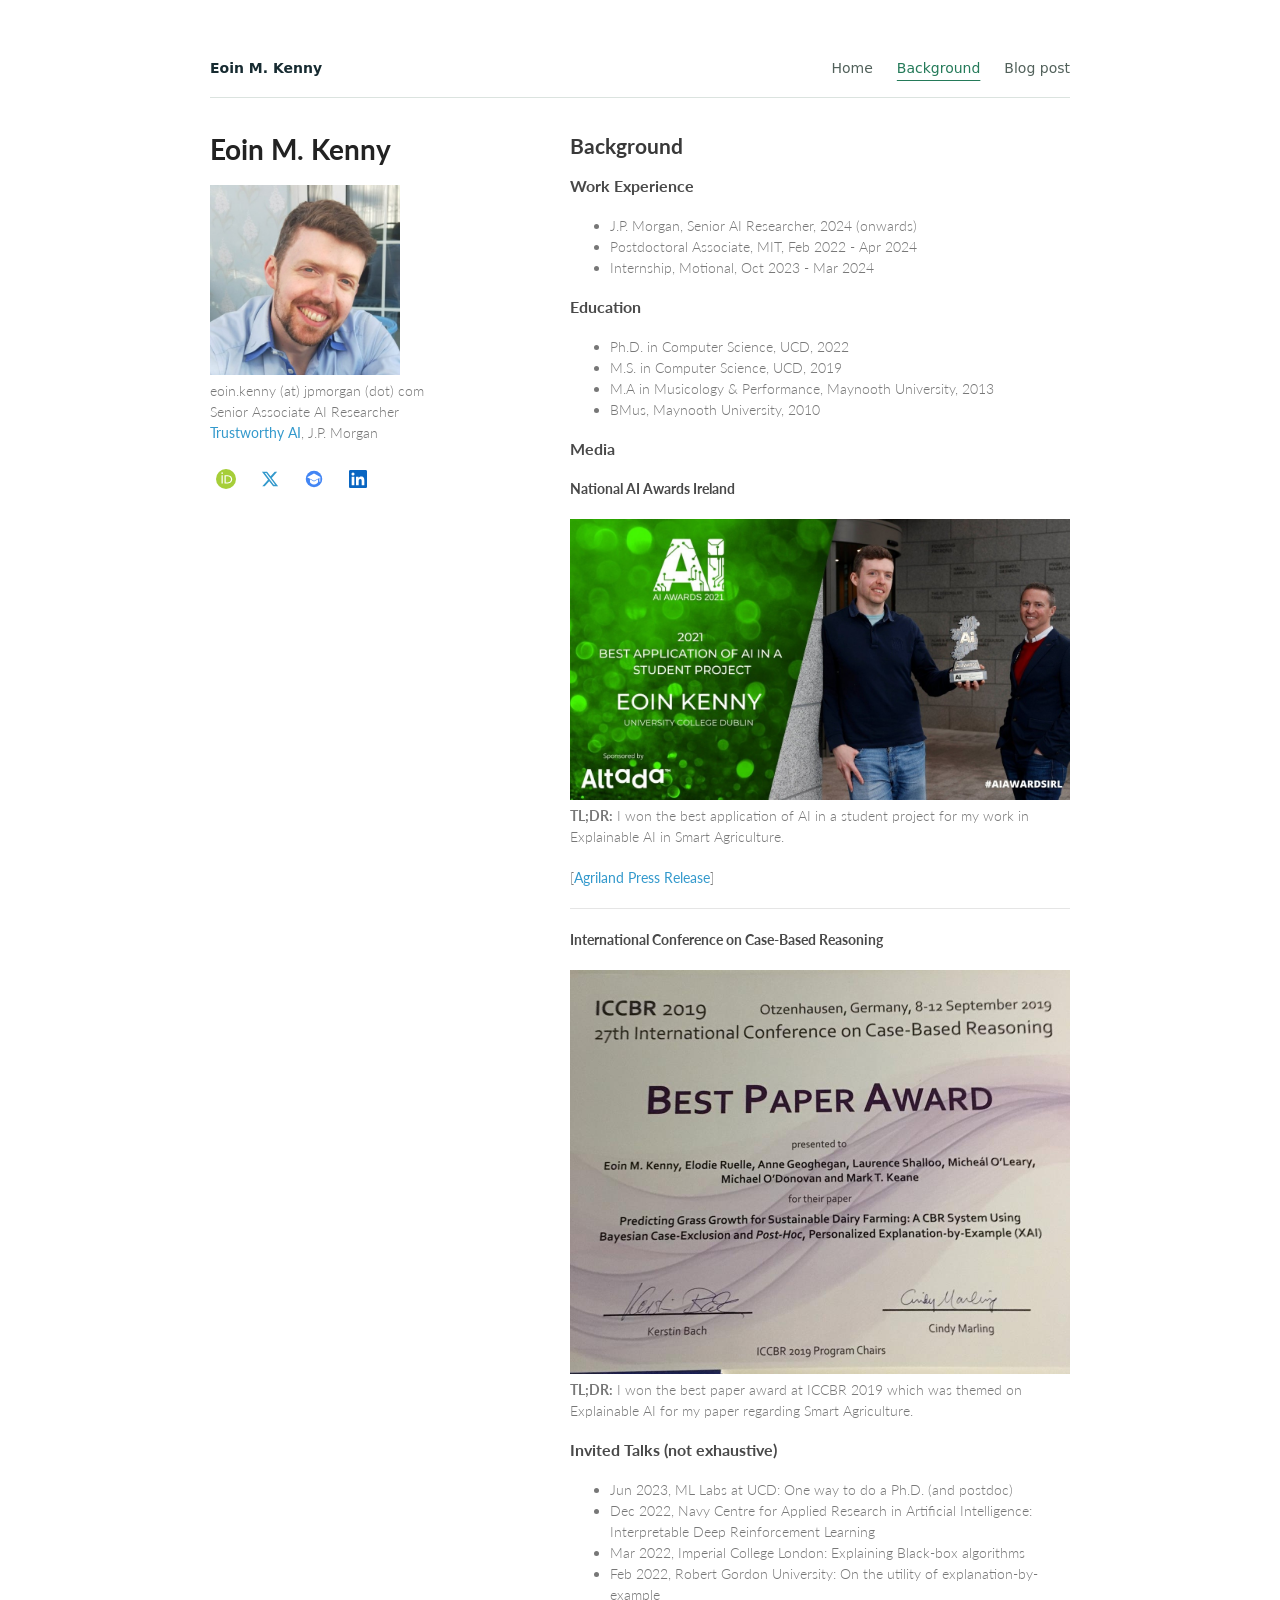
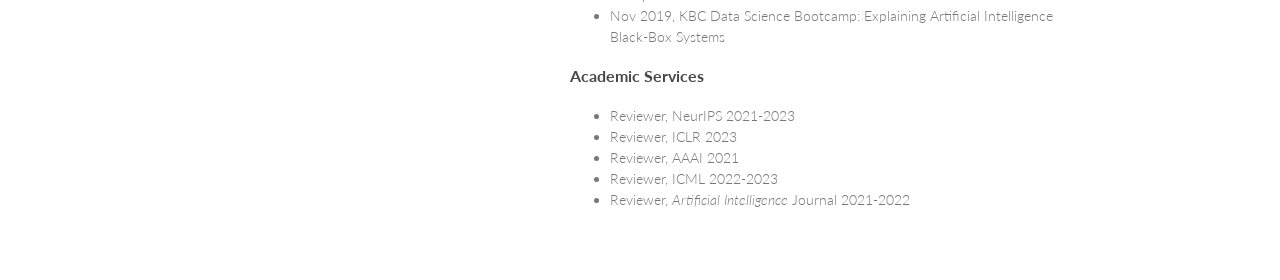
<file: background/index.html>
<!DOCTYPE html>
<html lang="en">
<head>
  <meta charset="utf-8">
  <meta name="viewport" content="width=device-width, initial-scale=1">
  <meta http-equiv="X-UA-Compatible" content="IE=edge,chrome=1">

  <title>Background — Eoin Kenny</title>
  <meta name="description" content="Eoin Kenny’s research background, work experience, education, awards, invited talks, and academic service.">

  <link href="/css/github-light.css" rel="stylesheet">
  <link href="/css/style.css" rel="stylesheet">


  <style>
    .profile-links {
      margin-top: 12px;
      display: flex;
      flex-direction: row;
      flex-wrap: wrap;
      gap: 12px;
      align-items: center;
    }

    .profile-link {
      display: inline-flex;
      align-items: center;
      gap: 8px;
      line-height: 1.25;
      text-decoration: none;
      white-space: nowrap;
    }

    .profile-link {
      justify-content: center;
      min-width: 32px;
      min-height: 32px;
      border-radius: 4px;
    }

    .profile-link:hover {
      opacity: 0.75;
    }

    .profile-link:focus-visible {
      outline: 2px solid currentColor;
      outline-offset: 3px;
    }

    .profile-icon {
      width: 18px;
      height: 18px;
      flex: 0 0 18px;
      display: inline-block;
    }

    .profile-icon.orcid {
      width: 20px;
      height: 20px;
      flex-basis: 20px;
    }
  </style>
  <link href="/css/navigation.css" rel="stylesheet">
  <link rel="alternate" type="application/rss+xml" title="Eoin Kenny — Blog" href="/blog/feed.xml">
  <link rel="canonical" href="https://eoinkenny.github.io/background/">
</head>
<body>
    <nav class="site-nav" aria-label="Main navigation"><a class="site-name" href="/">Eoin M. Kenny</a><div class="site-links"><a href="/">Home</a><a href="/background/" aria-current="page">Background</a><a href="/blog/">Blog post</a></div></nav>
  <div class="container">
    <header>
      <h1>Eoin M. Kenny</h1>
      <img src="/assets/me.jpg" style="width:190px;"><br />
      <p>
        eoin.kenny (at) jpmorgan (dot) com<br />
        Senior Associate AI Researcher<br />
        <a href="https://www.jpmorganchase.com/about/technology/research/ai/trustai/">Trustworthy AI</a>, J.P. Morgan
      </p>

      <div class="profile-links" aria-label="Research profiles and social links">
        <a class="profile-link" href="https://orcid.org/0000-0001-5800-2525" target="_blank" rel="me noopener noreferrer" aria-label="ORCID profile for Eoin Kenny" title="ORCID">
          <svg class="profile-icon orcid" viewBox="0 0 256 256" role="img" aria-hidden="true" focusable="false" xmlns="http://www.w3.org/2000/svg">
            <circle cx="128" cy="128" r="128" fill="#A6CE39"/>
            <path fill="#FFFFFF" d="M86.3 186.2H70.9V79.1h15.4v107.1zM78.6 63.7c-5.8 0-10.5-4.7-10.5-10.5s4.7-10.5 10.5-10.5 10.5 4.7 10.5 10.5-4.7 10.5-10.5 10.5zM108.9 79.1h41.6c39.6 0 57 28.3 57 53.6 0 27.5-21.5 53.6-56.8 53.6h-41.8V79.1zm15.4 93.2h24.5c34.9 0 42.9-26.5 42.9-39.7 0-21.5-13.7-39.7-43.7-39.7h-23.7v79.4z"/>
          </svg>
        </a>

        <a class="profile-link" href="https://x.com/EoinKNNy" target="_blank" rel="me noopener noreferrer" aria-label="X profile for Eoin Kenny" title="X">
          <svg class="profile-icon" viewBox="0 0 24 24" role="img" aria-hidden="true" focusable="false" xmlns="http://www.w3.org/2000/svg">
            <path fill="currentColor" d="M18.244 2.25h3.308l-7.227 8.26 8.502 11.24h-6.657l-5.214-6.817-5.96 6.817H1.688l7.73-8.835L1.254 2.25H8.08l4.713 6.231 5.45-6.231Zm-1.161 17.52h1.833L7.084 4.126H5.117L17.083 19.77Z"/>
          </svg>
        </a>

        <a class="profile-link" href="https://scholar.google.com/citations?user=AzMTFY4AAAAJ&amp;hl=en" target="_blank" rel="me noopener noreferrer" aria-label="Google Scholar profile for Eoin Kenny" title="Google Scholar">
          <svg class="profile-icon" viewBox="0 0 24 24" role="img" aria-hidden="true" focusable="false" xmlns="http://www.w3.org/2000/svg">
            <circle cx="12" cy="12" r="11" fill="#4285F4"/>
            <path fill="#FFFFFF" d="M12 4.8 2.9 9.5 12 14.2l9.1-4.7L12 4.8Z"/>
            <path fill="#FFFFFF" d="M6.6 12.4v3.1c0 1.6 2.4 3.7 5.4 3.7s5.4-2.1 5.4-3.7v-3.1L12 15.2l-5.4-2.8Z"/>
            <path fill="#FFFFFF" d="M20.4 10.3v5.3h-1.2v-4.7l1.2-.6Z"/>
          </svg>
        </a>

        <a class="profile-link" href="https://www.linkedin.com/in/eoin-kenny-92b57b22/?skipRedirect=true" target="_blank" rel="me noopener noreferrer" aria-label="LinkedIn profile for Eoin Kenny" title="LinkedIn">
          <svg class="profile-icon" viewBox="0 0 24 24" aria-hidden="true" focusable="false" xmlns="http://www.w3.org/2000/svg">
            <path fill="#0A66C2" d="M20.447 20.452h-3.554v-5.569c0-1.328-.027-3.037-1.852-3.037-1.853 0-2.136 1.445-2.136 2.939v5.667H9.351V9h3.414v1.561h.049c.476-.9 1.637-1.85 3.37-1.85 3.601 0 4.267 2.37 4.267 5.455v6.286zM5.337 7.433a2.062 2.062 0 1 1 0-4.124 2.062 2.062 0 0 1 0 4.124zM7.119 20.452H3.555V9h3.564v11.452zM22.225 0H1.771C.792 0 0 .774 0 1.729v20.542C0 23.227.792 24 1.771 24h20.451C23.2 24 24 23.227 24 22.271V1.729C24 .774 23.2 0 22.222 0h.003z"/>
          </svg>
        </a>
      </div>
    </header>

    <section class="content">
      <h2>Background</h2>

      <h3>Work Experience</h3>
      <ul>
        <li>J.P. Morgan, Senior AI Researcher, 2024 (onwards)</li>
        <li>Postdoctoral Associate, MIT, Feb 2022 - Apr 2024</li>
        <li>Internship, Motional, Oct 2023 - Mar 2024</li>
      </ul>



      <h3>Education</h3>
      <ul>
        <li>Ph.D. in Computer Science, UCD, 2022</li>
        <li>M.S. in Computer Science, UCD, 2019</li>
        <li>M.A in Musicology & Performance, Maynooth University, 2013</li>
        <li>BMus, Maynooth University, 2010</li>
      </ul>













      <h3>Media</h3>
            <!-- Start One paper-->
            <h4>National AI Awards Ireland</h4>

                      <div class="fh5co-spacer fh5co-spacer-xs"></div>
                      <img src="/assets/aiAwardIreland.jpeg" width="100%">
                      <div class='paper-title'>


                      <div class='tldr'>

                        <p>

                          <b>TL;DR:</b> I won the best application of AI in a student project for my work in Explainable AI in Smart Agriculture.

                        </p>

                      </div>
                        <p>

<!--             Awarded to Eoin Kenny- A PhD student in University College Dublin for his internationally recognised work on predictive AI modelling, explainable AI and precision agriculture.
 -->






                        </p>

        </div>

        <div class='paper-contents'>


          <p>
                [<a href="https://www.agriland.ie/farming-news/grass-growth-prediction-research-secures-top-ai-award/">Agriland Press Release</a>]
          </p>

        </div>

        <hr>
            <!-- End One paper-->








            <!-- Start One paper-->
            <h4>International Conference on Case-Based Reasoning</h4>

                      <div class="fh5co-spacer fh5co-spacer-xs"></div>
                      <img src="/assets/bestPaper.jpeg" width="100%">
                      <div class='paper-title'>


                      <div class='tldr'>

                        <p>

                          <b>TL;DR:</b> I won the best paper award at ICCBR 2019 which was themed on Explainable AI for my paper regarding Smart Agriculture.

                        </p>

                      </div>
                        <p>

<!--             Eoin Kenny, a Ph.D. candidate in computer science at the Insight Centre for Data Analytics, recently received an award for best paper at the International Conference on Case-Based Reasoning (2019).&#32;

The work emanated from the VistaMilk research project involving Insight, Teagasc, Tyndall, TSSG and ICBF. The main aim of this initiative is to promote smart agriculture in Ireland which both increases profits and improves sustainability of farming practices. We used an artificial intelligence​ technique called case-based reasoning (CBR) to augment an existing decision support application called PastureBase Ireland (PBI) used by Irish dairy farmers. The system predicts grass growth on Irish dairy farms in advance which allows greater utilisation of grass as a food source for cattle and lessens the carbon costs of importing meal. Continual meetings over several months between Insight and Teagasc were a crucial part of the research that allowed us access to the necessary materials and domain knowledge to design a workable system.
 -->                        </p>

        </div>




      <h3>Invited Talks (not exhaustive)</h3>

        <ul>
          <li>Jun 2023, ML Labs at UCD: One way to do a Ph.D. (and postdoc) </li>
          <li>Dec 2022, Navy Centre for Applied Research in Artificial Intelligence: Interpretable Deep Reinforcement Learning</li>
          <li>Mar 2022, Imperial College London: Explaining Black-box algorithms</li>
          <li>Feb 2022, Robert Gordon University: On the utility of explanation-by-example</li>
          <li>Nov 2019, KBC Data Science Bootcamp: Explaining Artificial Intelligence Black-Box Systems</li>
        </ul>







      <h3>Academic Services</h3>
      <ul>
        <li>Reviewer, NeurIPS 2021-2023</li>
        <li>Reviewer, ICLR 2023</li>
        <li>Reviewer, AAAI 2021</li>
        <li>Reviewer, ICML 2022-2023</li>
        <li>Reviewer, <i>Artificial Intelligence</i> Journal 2021-2022</li>
      </ul>








    </section>
  </div>
</body>
</html>
</file>
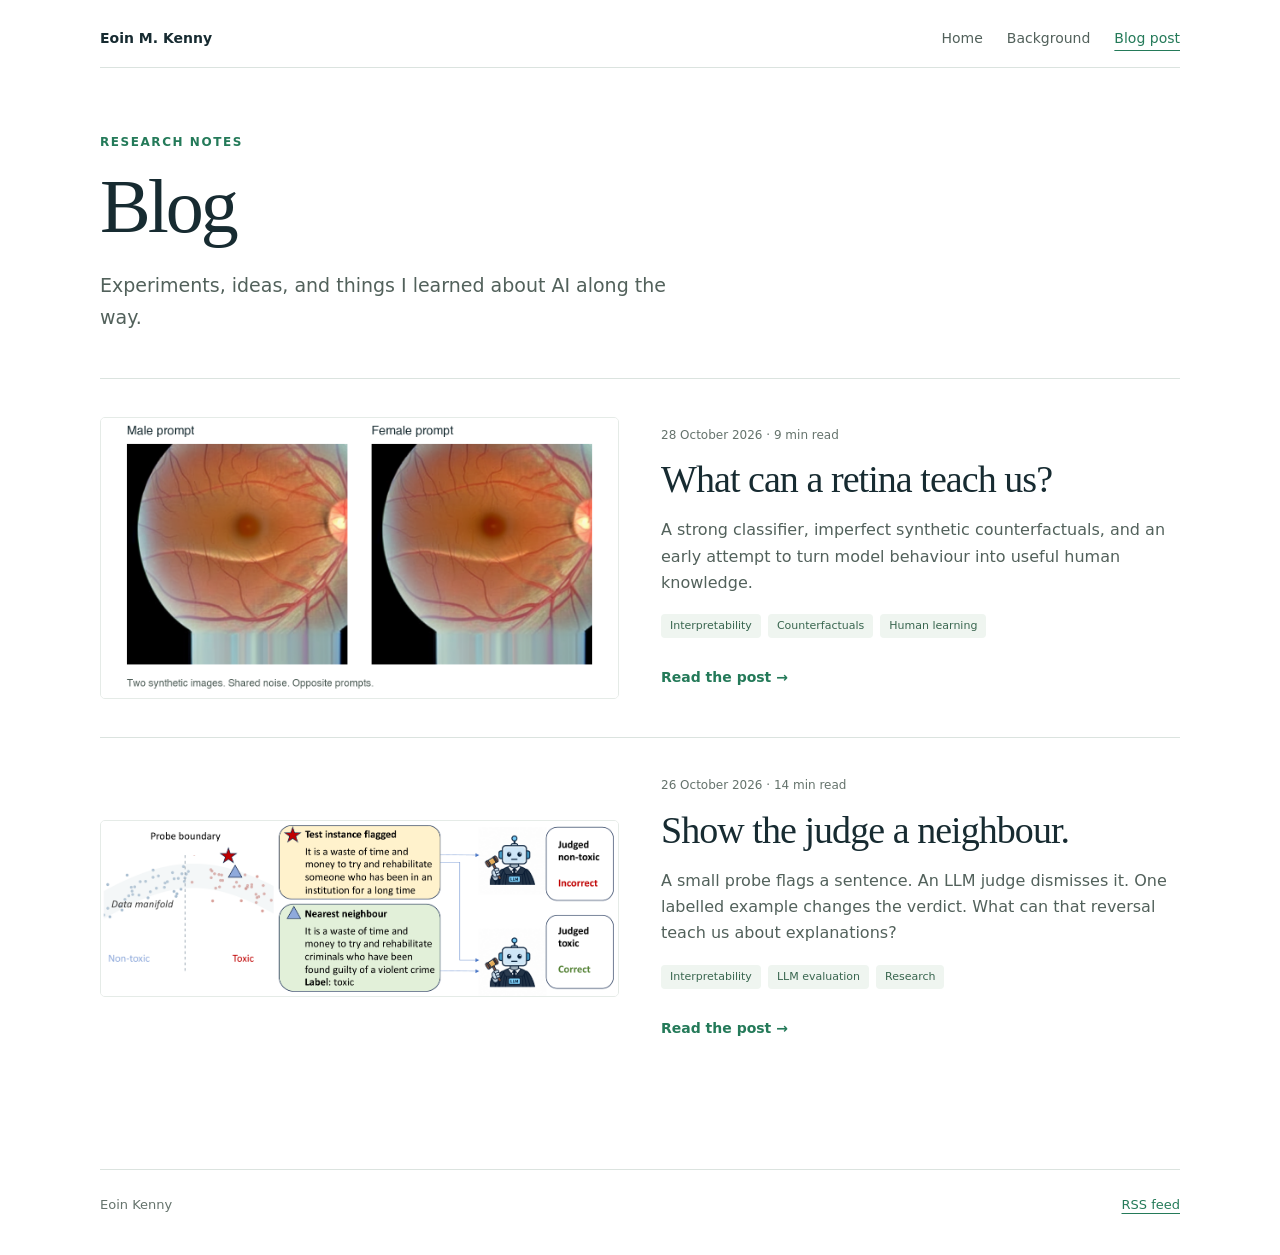
<file: blog/index.html>
<!doctype html>
<html lang="en"><head><meta charset="utf-8"><meta name="viewport" content="width=device-width, initial-scale=1">
<title>Blog — Eoin Kenny</title><meta name="description" content="Research notes on AI, interpretability, and what helps models make better decisions, by Eoin Kenny.">
<link rel="canonical" href="https://eoinkenny.github.io/blog/">
<link rel="alternate" type="application/rss+xml" title="Eoin Kenny — Blog" href="/blog/feed.xml">
<link rel="stylesheet" href="/css/navigation.css"><link rel="stylesheet" href="style.css"></head><body>
<nav class="site-nav" aria-label="Main navigation"><a class="site-name" href="/">Eoin M. Kenny</a><div class="site-links"><a href="/">Home</a><a href="/background/">Background</a><a href="/blog/" aria-current="page">Blog post</a></div></nav>
<main><p class="eyebrow">Research notes</p><h1>Blog</h1>
<p class="intro">Experiments, ideas, and things I learned about AI along the way.</p>
<ol class="posts"><li class="post"><article><a class="post-link" href="/blog/what-can-a-retina-teach-us/">
<img src="/blog/what-can-a-retina-teach-us/assets/title.png" alt="A paired synthetic retinal example under male and female prompts." width="2418" height="820">
<div><p class="post-meta"><time datetime="2026-10-28">28 October 2026</time> · 9 min read</p>
<h2>What can a retina teach us?</h2><p class="post-description">A strong classifier, imperfect synthetic counterfactuals, and an early attempt to turn model behaviour into useful human knowledge.</p>
<div class="tags"><span>Interpretability</span><span>Counterfactuals</span><span>Human learning</span></div><span class="read-post">Read the post →</span></div>
</a></article></li>
<li class="post"><article><a class="post-link" href="/blog/show-the-judge-a-neighbour/">
<img src="/blog/show-the-judge-a-neighbour/assets/title.png" alt="A nearby labelled training example helps an LLM judge reconsider a probe&#x27;s prediction." width="2418" height="820">
<div><p class="post-meta"><time datetime="2026-10-26">26 October 2026</time> · 14 min read</p>
<h2>Show the judge a neighbour.</h2><p class="post-description">A small probe flags a sentence. An LLM judge dismisses it. One labelled example changes the verdict. What can that reversal teach us about explanations?</p>
<div class="tags"><span>Interpretability</span><span>LLM evaluation</span><span>Research</span></div><span class="read-post">Read the post →</span></div>
</a></article></li></ol></main>
<footer><span>Eoin Kenny</span><a href="/blog/feed.xml">RSS feed</a></footer></body></html>
</file>
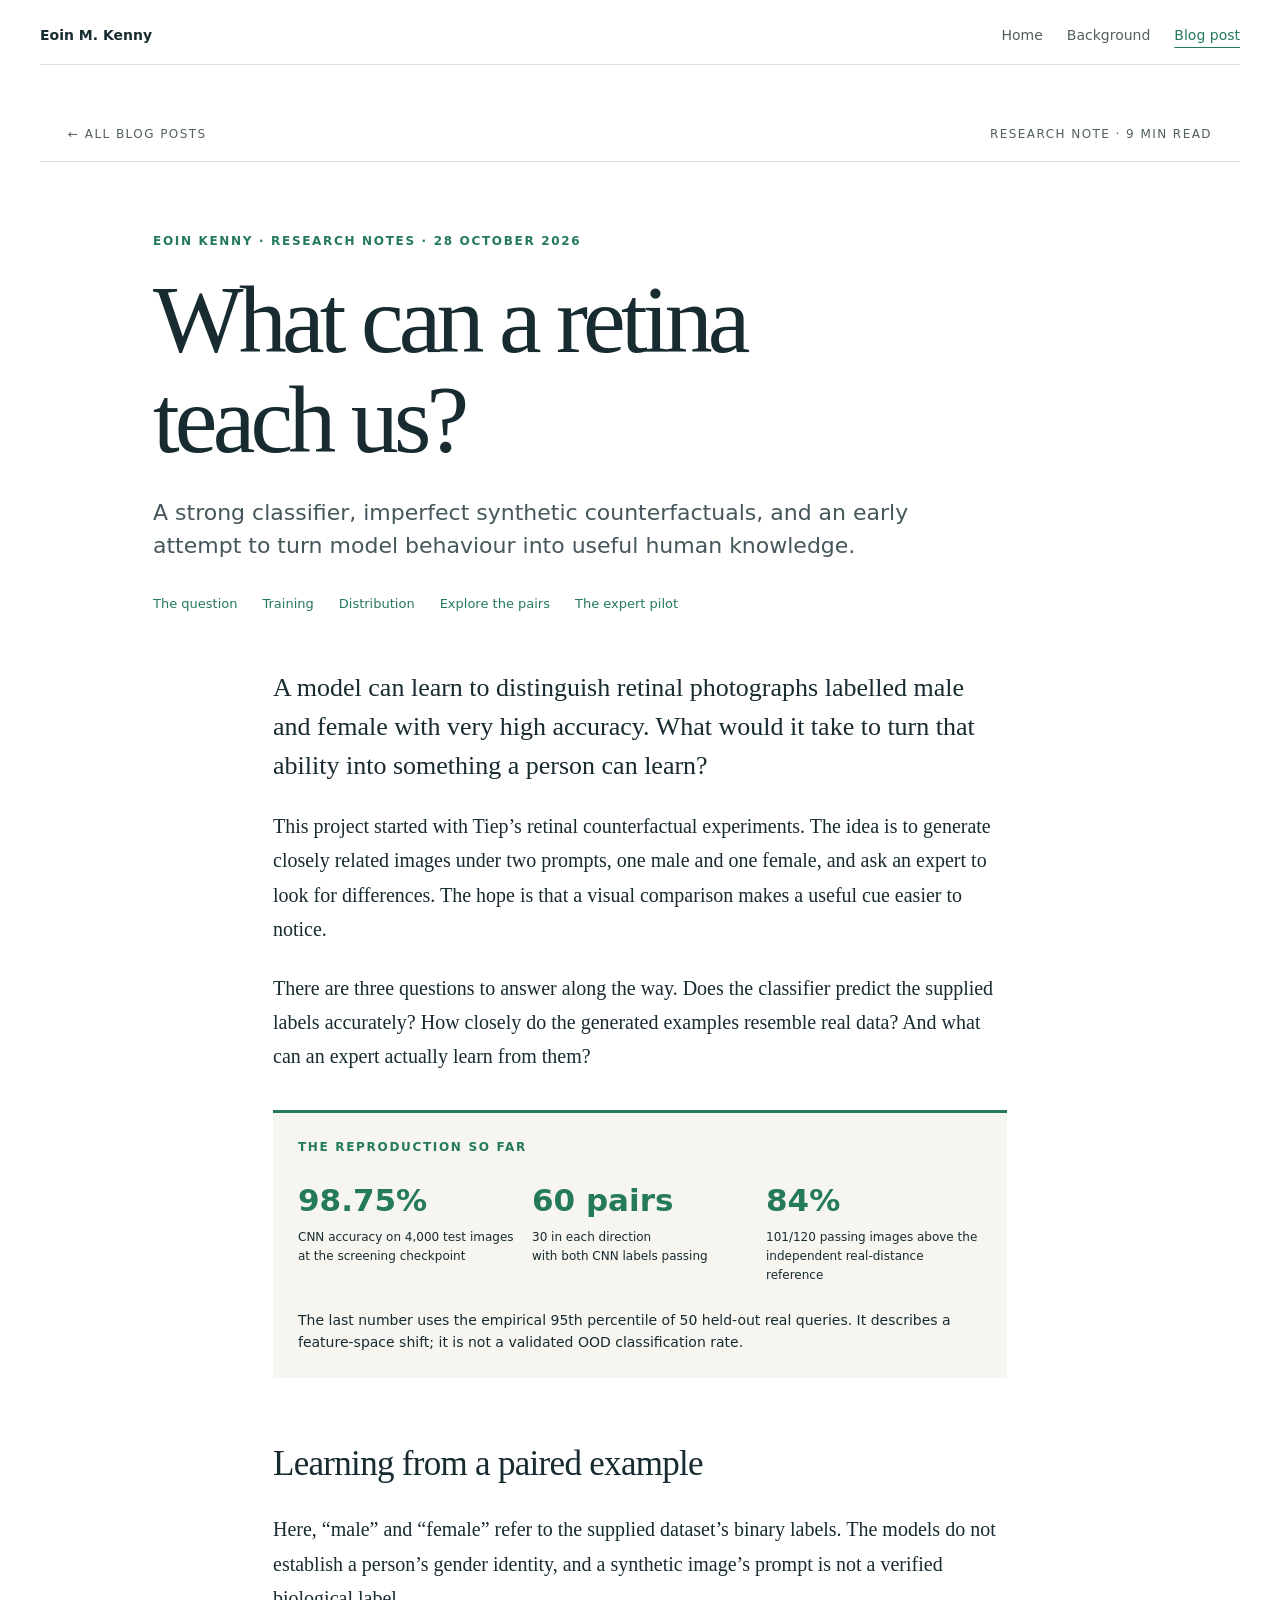
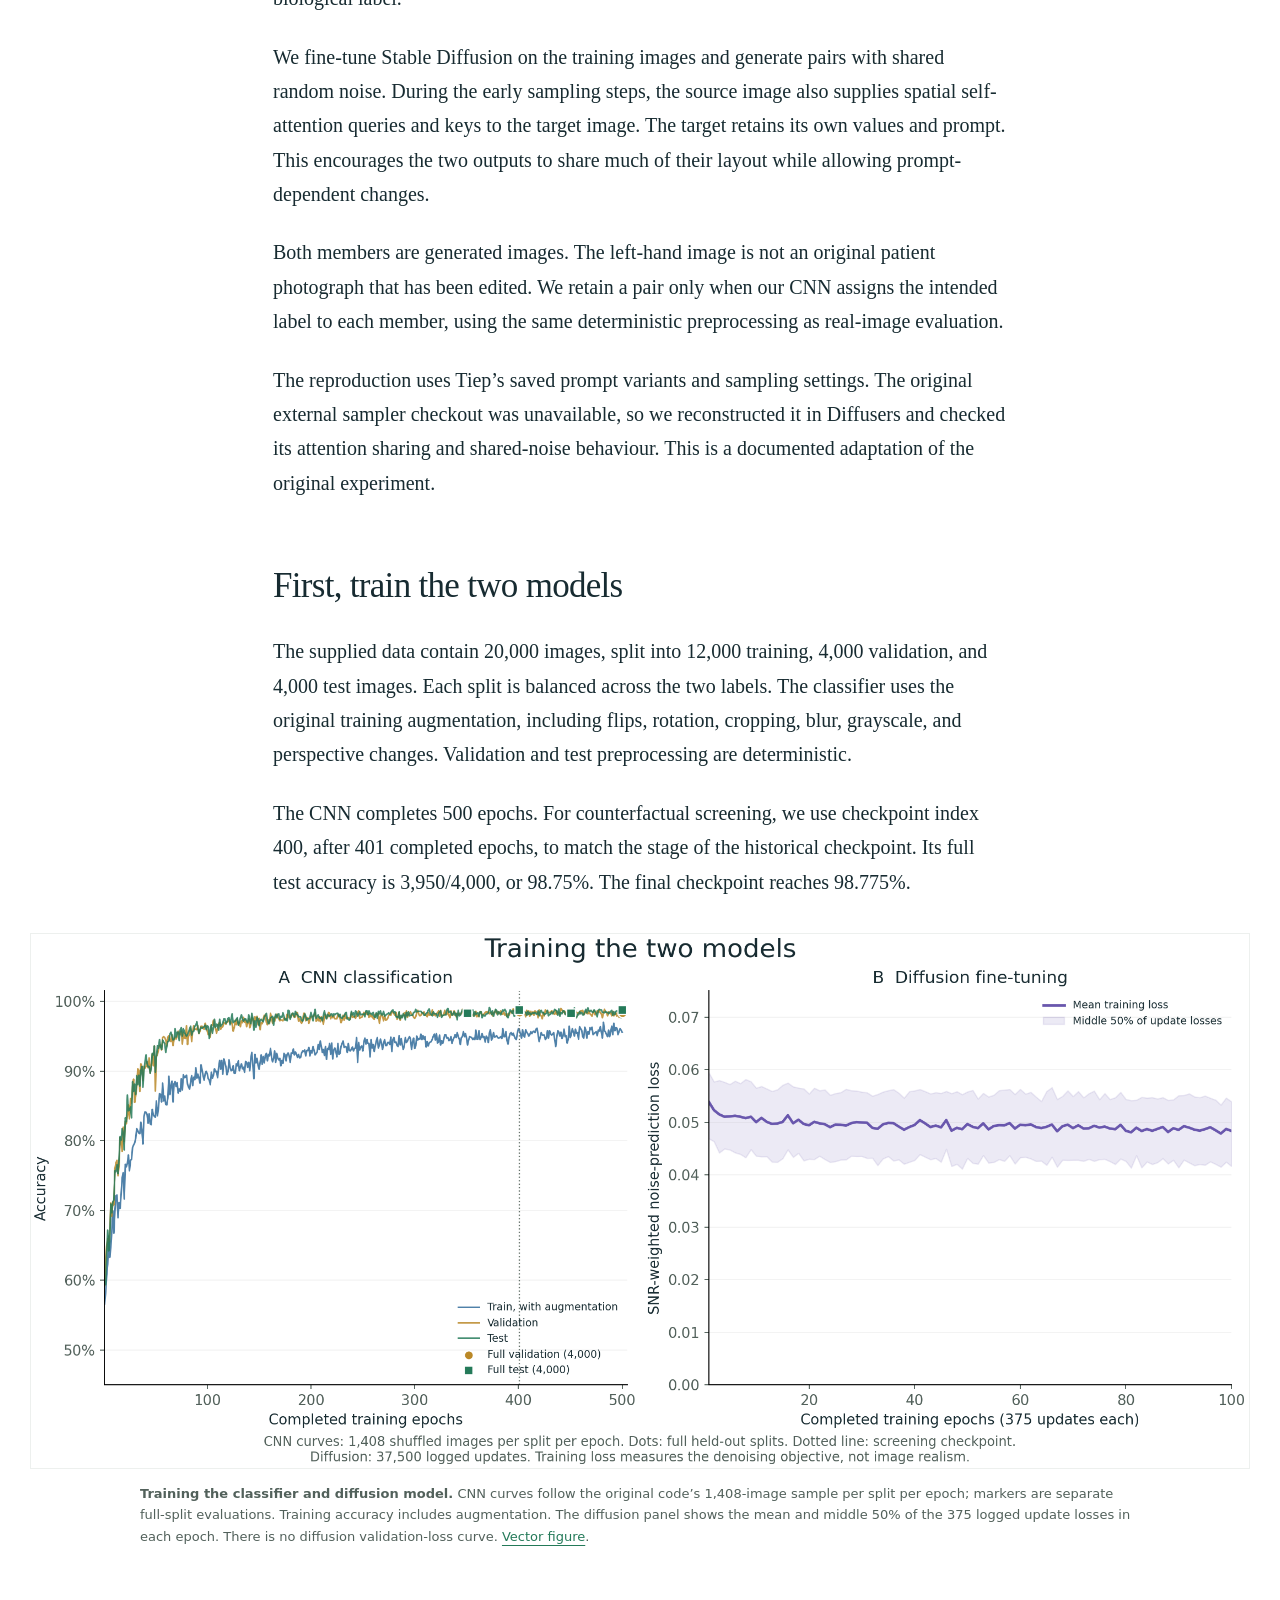
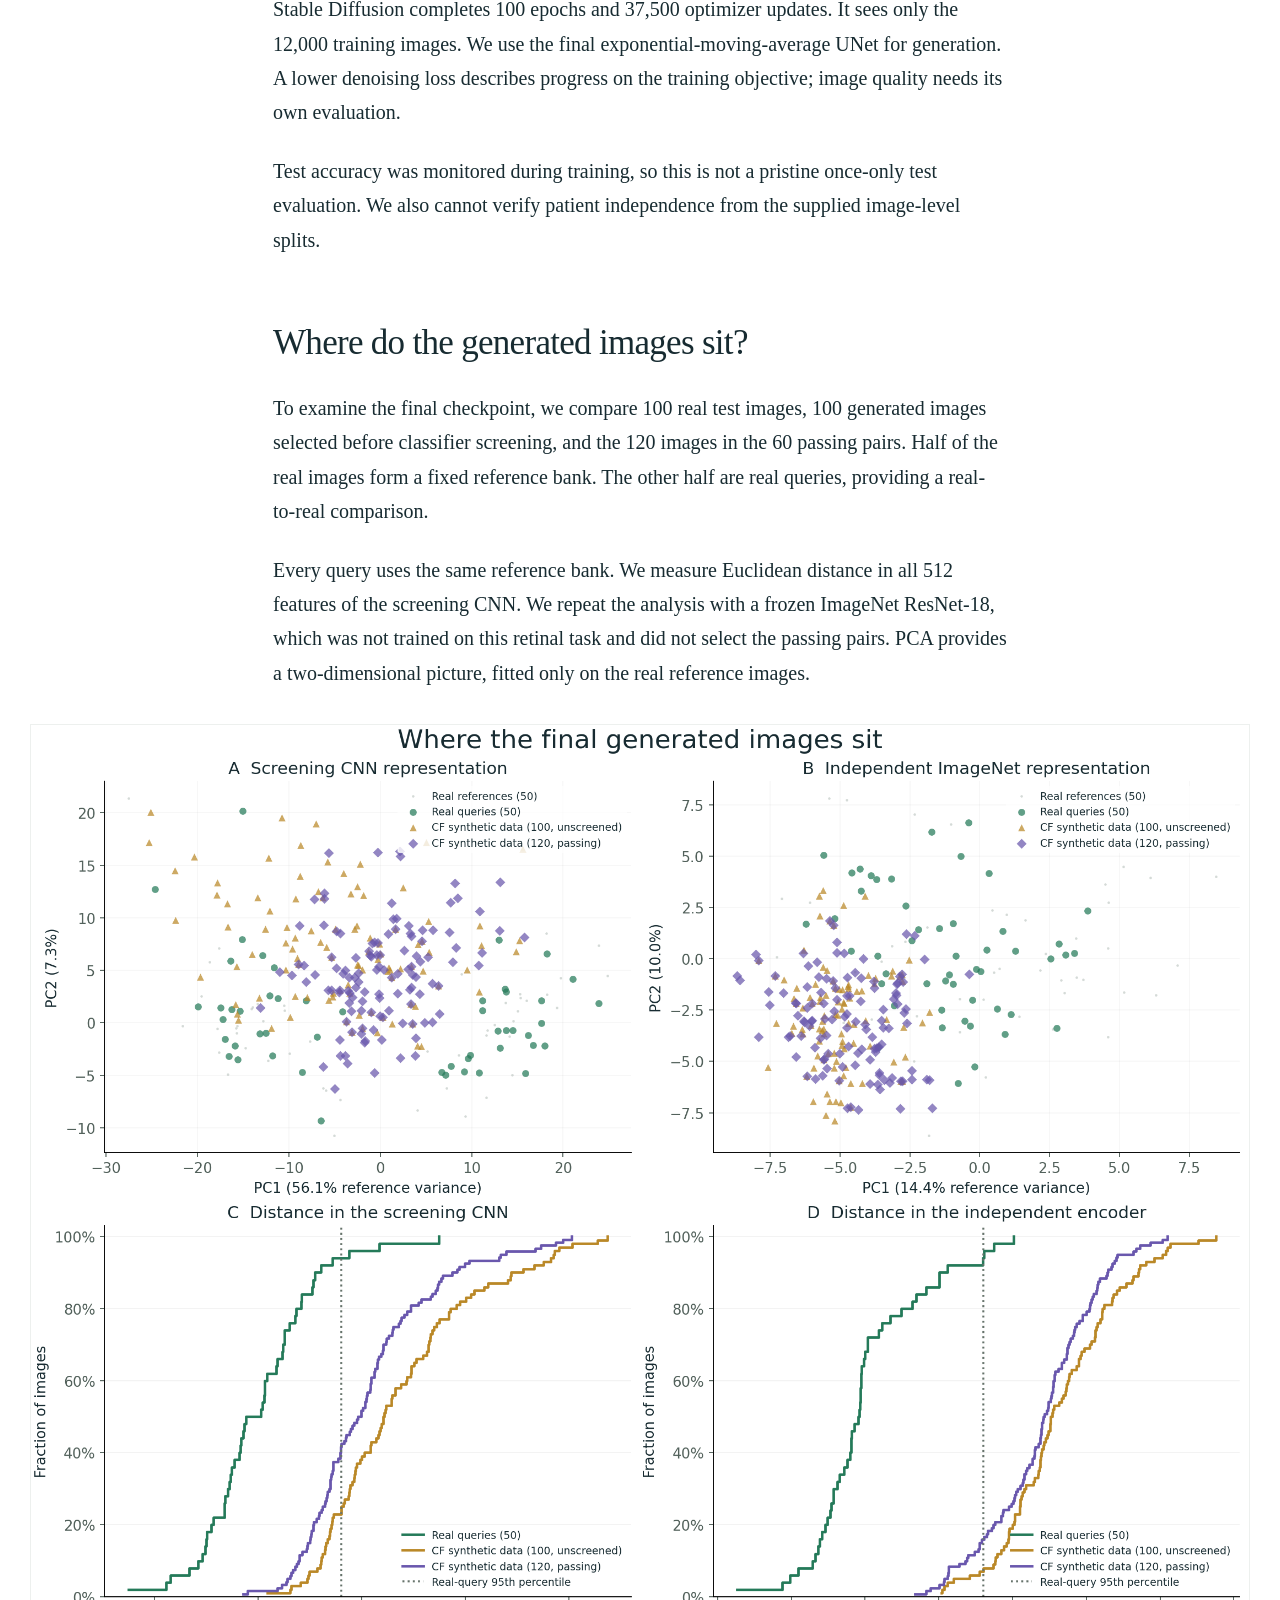
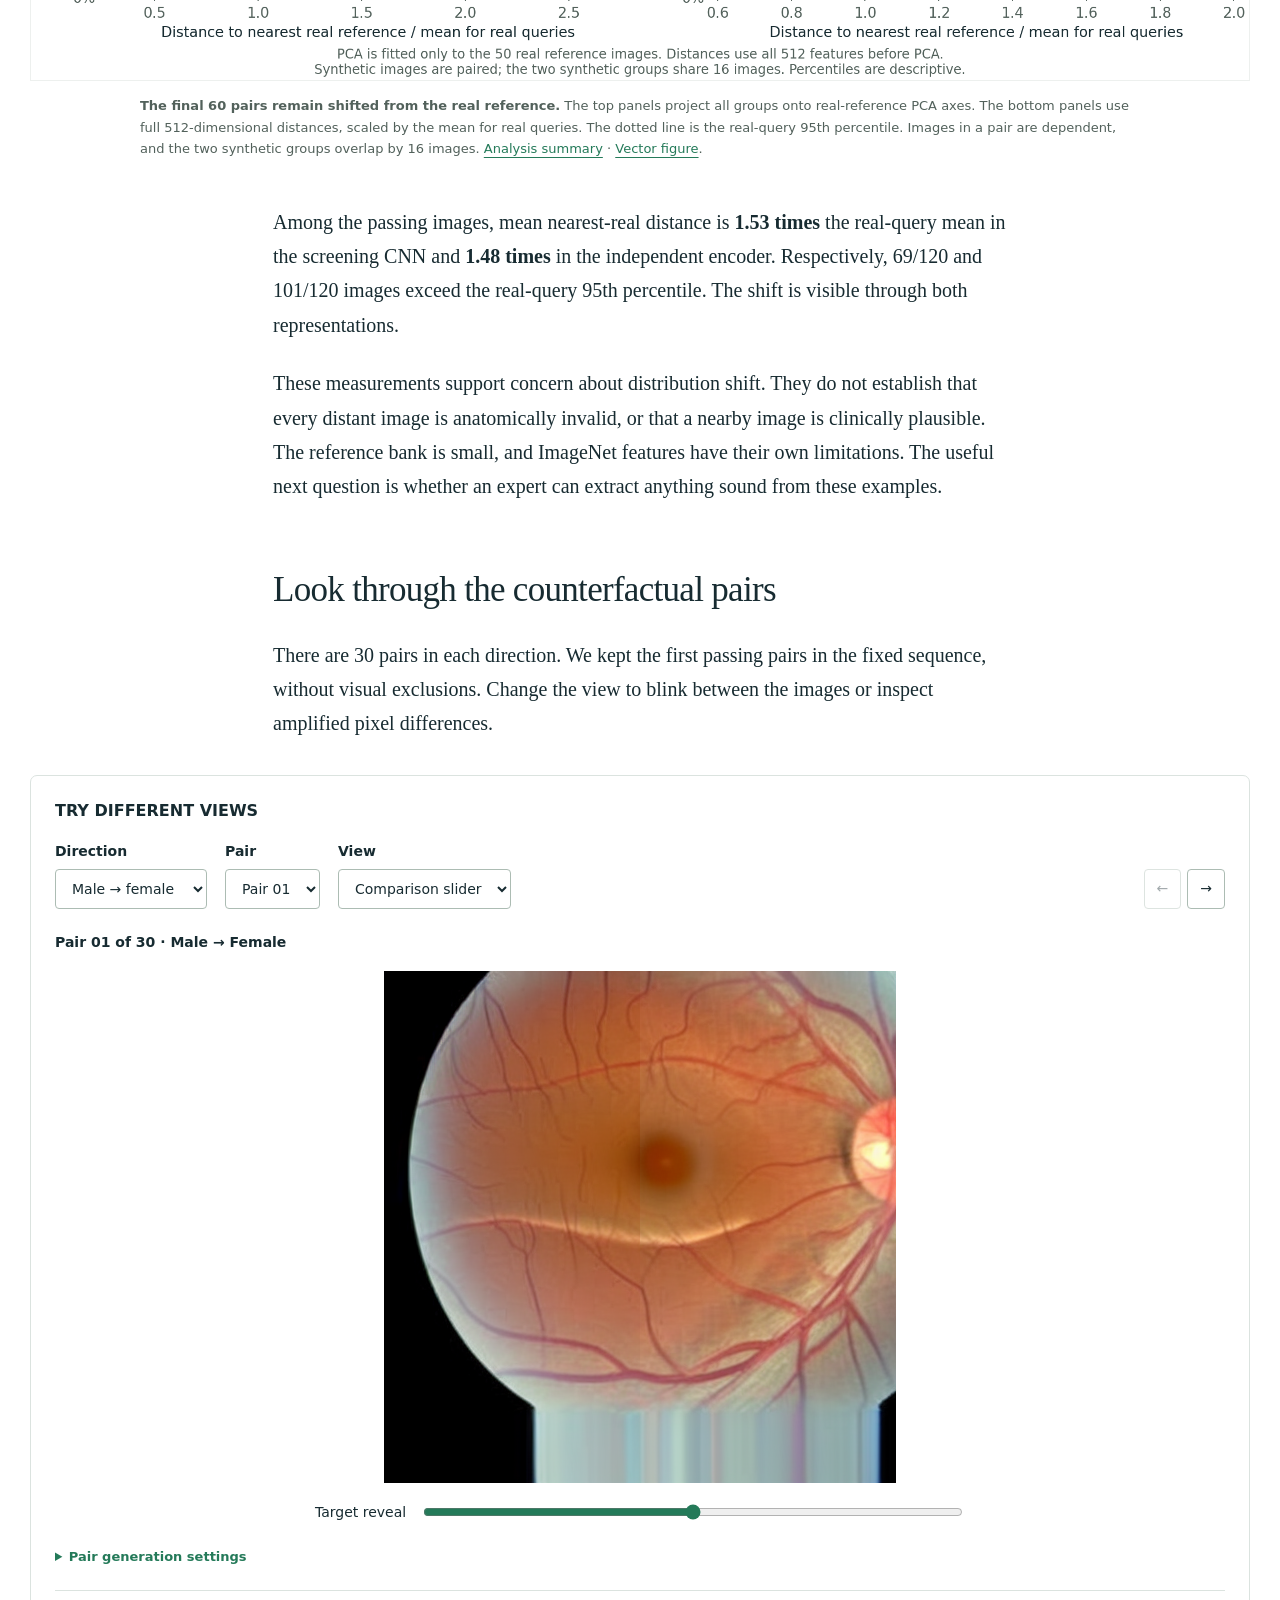
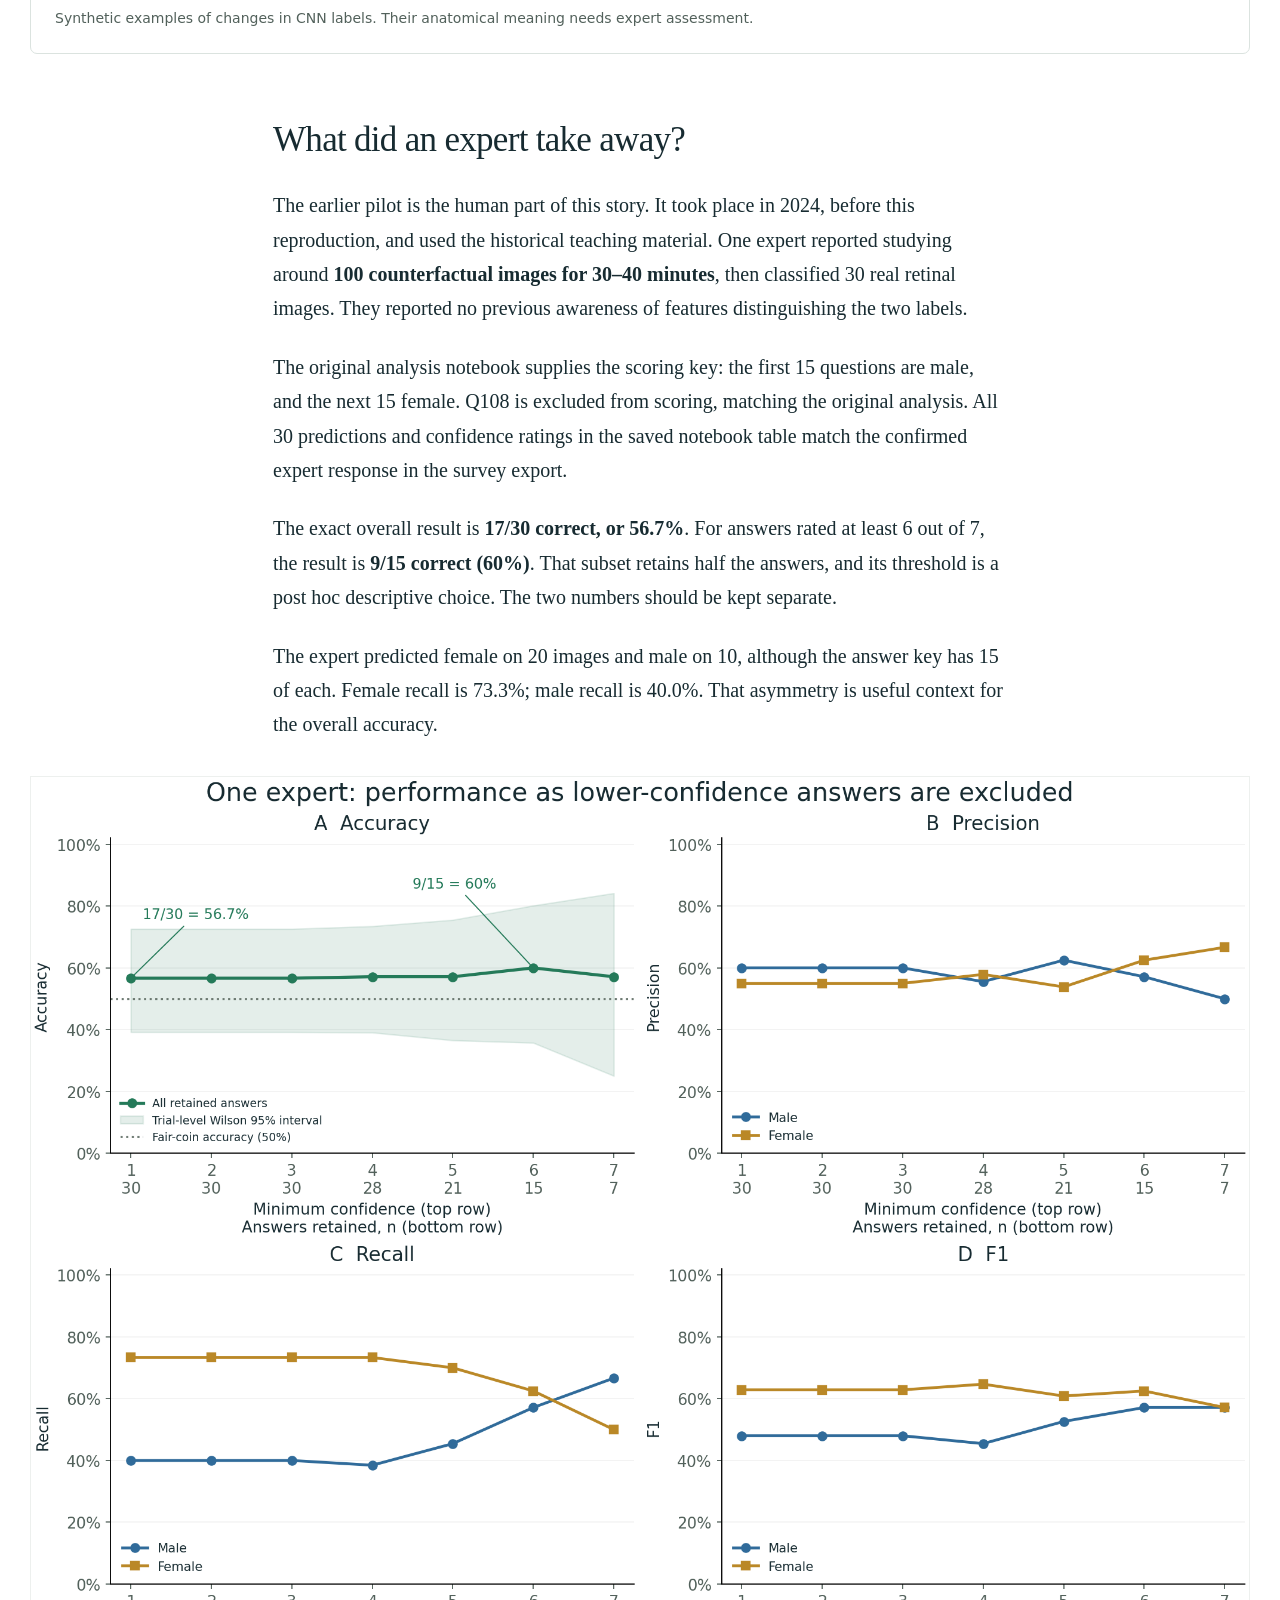
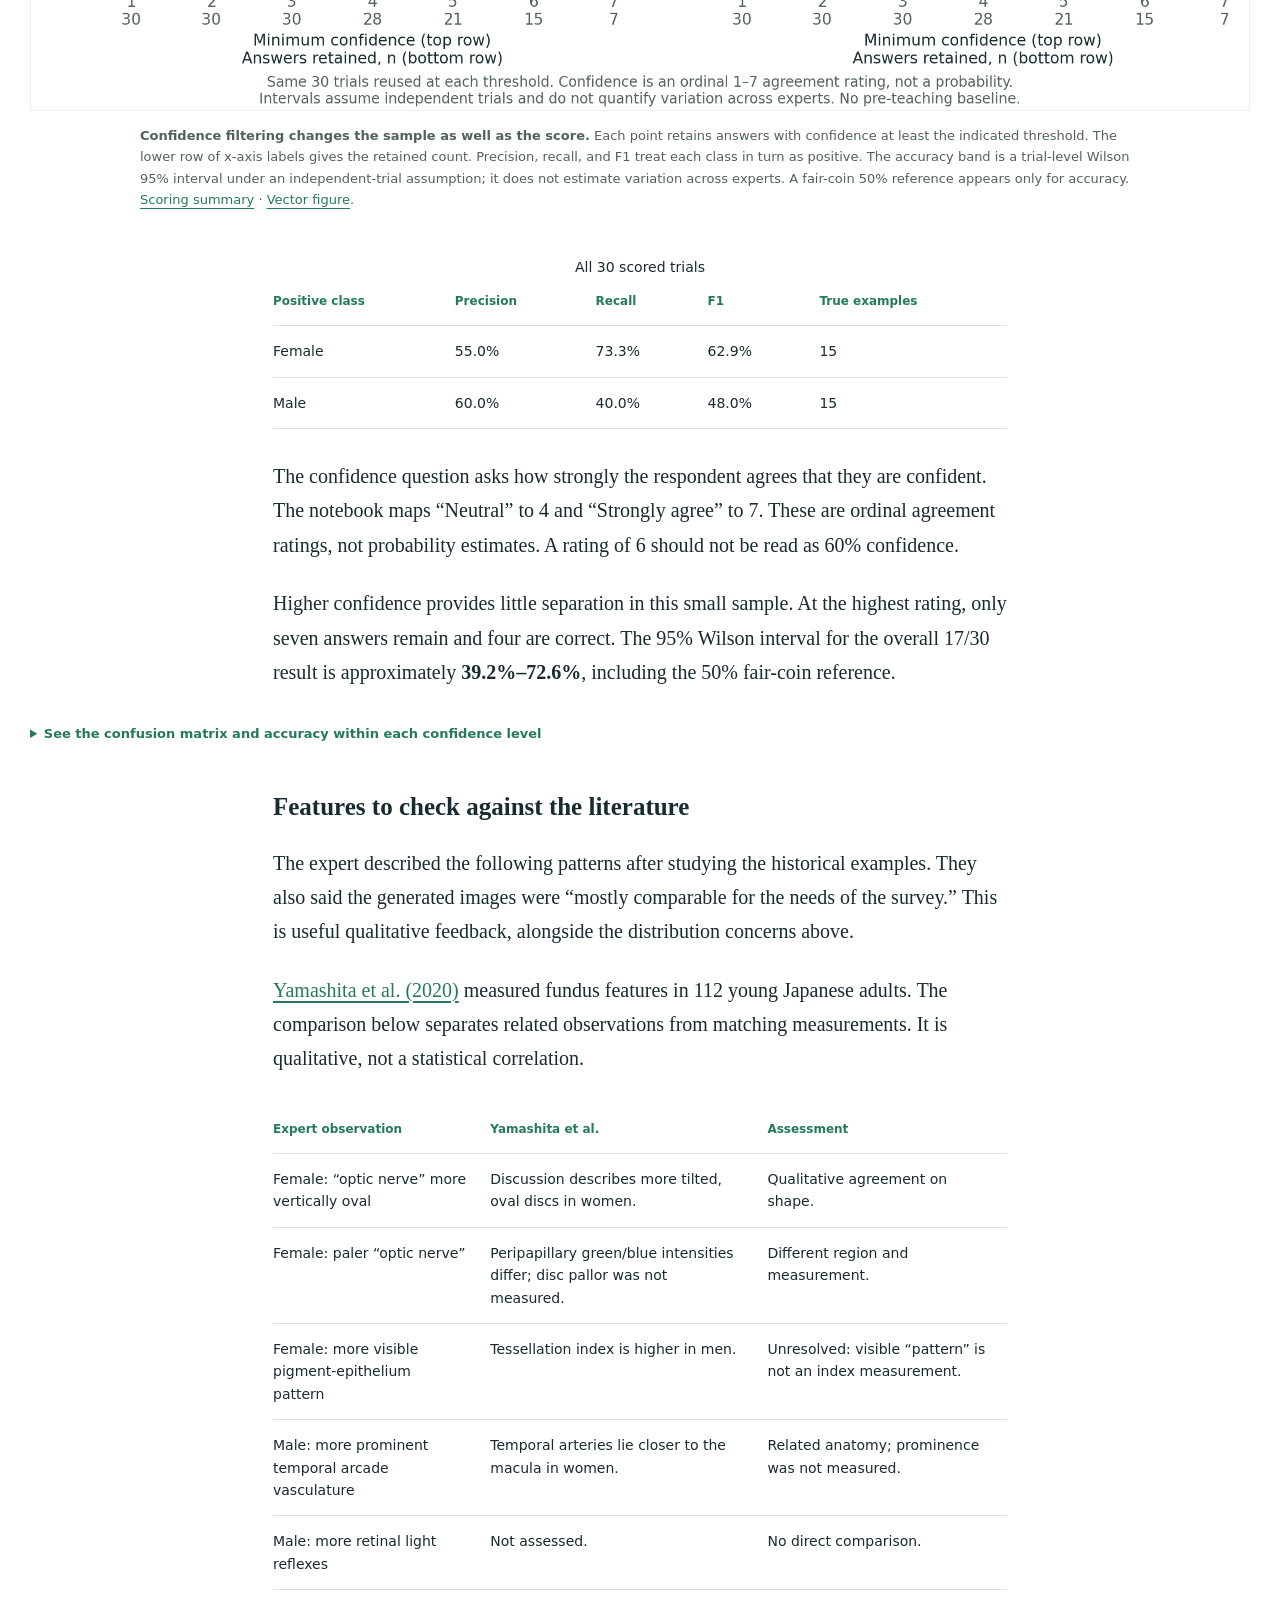
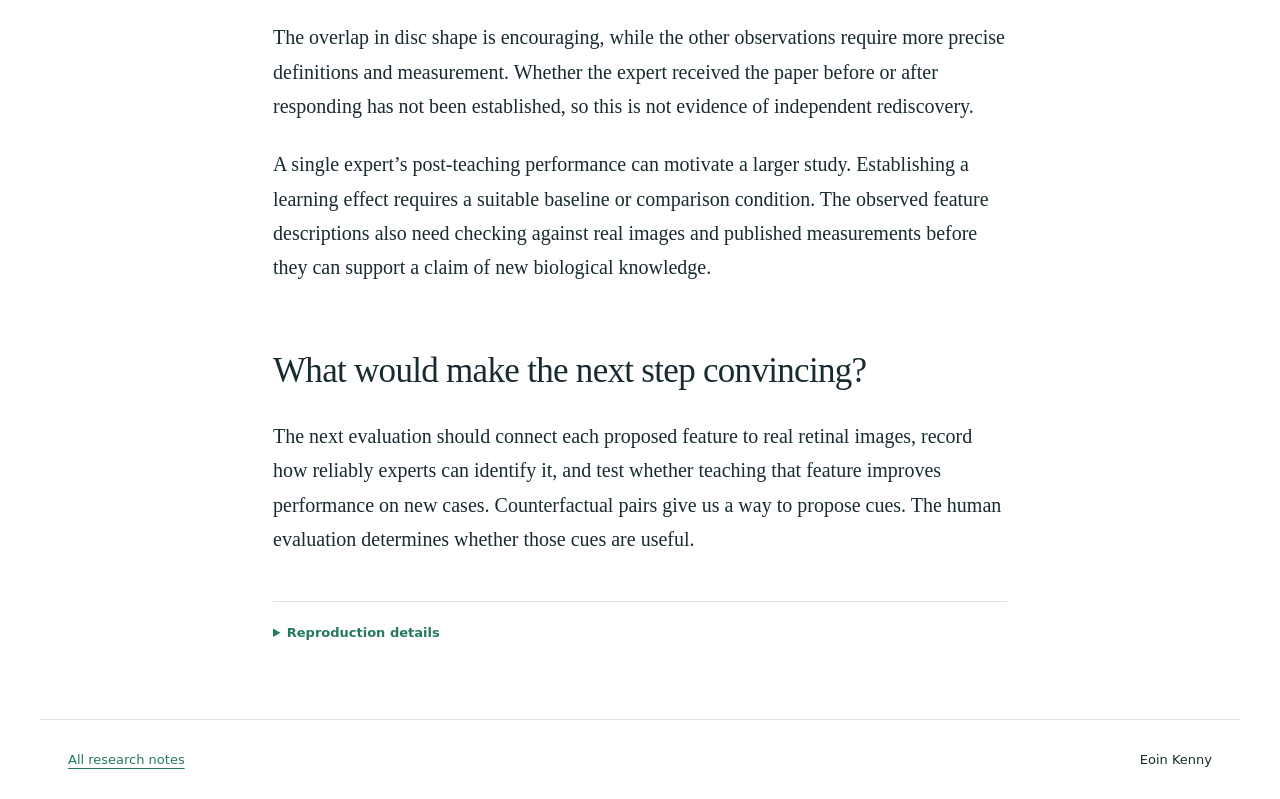
<file: blog/what-can-a-retina-teach-us/index.html>
<!doctype html>
<html lang="en"><head><meta charset="utf-8"><meta name="viewport" content="width=device-width, initial-scale=1">
<title>What can a retina teach us? — Eoin Kenny</title>
<meta name="description" content="A strong classifier, imperfect synthetic counterfactuals, and an early attempt to turn model behaviour into useful human knowledge.">
<link rel="stylesheet" href="/css/navigation.css"><link rel="stylesheet" href="style.css">
<link rel="canonical" href="https://eoinkenny.github.io/blog/what-can-a-retina-teach-us/">
<meta name="author" content="Eoin Kenny"><meta name="theme-color" content="#247a59">
<link rel="alternate" type="application/rss+xml" title="Eoin Kenny — Blog" href="/blog/feed.xml">
<meta property="og:type" content="article"><meta property="og:title" content="What can a retina teach us?">
<meta property="og:description" content="A strong classifier, imperfect synthetic counterfactuals, and an early attempt to turn model behaviour into useful human knowledge.">
<meta property="og:url" content="https://eoinkenny.github.io/blog/what-can-a-retina-teach-us/">
<meta property="og:image" content="https://eoinkenny.github.io/blog/what-can-a-retina-teach-us/assets/title.png">
<meta property="og:image:alt" content="A paired synthetic retinal example under male and female prompts.">
<meta property="article:published_time" content="2026-10-28T00:00:00+00:00">
<meta name="twitter:card" content="summary_large_image">
</head><body>
<nav class="site-nav" aria-label="Main navigation"><a class="site-name" href="/">Eoin M. Kenny</a><div class="site-links"><a href="/">Home</a><a href="/background/">Background</a><a href="/blog/" aria-current="page">Blog post</a></div></nav>
<div class="topbar"><a href="/blog/">← All blog posts</a><span>Research note · 9 min read</span></div>
<main><header class="article-head"><p class="eyebrow">Eoin Kenny · Research notes · <time datetime="2026-10-28">28 October 2026</time></p><h1>What can a retina<br>teach us?</h1><p class="dek">A strong classifier, imperfect synthetic counterfactuals, and an early attempt to turn model behaviour into useful human knowledge.</p></header>
<nav class="contents" aria-label="Article sections"><a href="#setup">The question</a><a href="#training">Training</a><a href="#distribution">Distribution</a><a href="#explore">Explore the pairs</a><a href="#expert">The expert pilot</a></nav>
<div class="prose">
<p class="lead">A model can learn to distinguish retinal photographs labelled male and female with very high accuracy. What would it take to turn that ability into something a person can learn?</p>
<p>This project started with Tiep’s retinal counterfactual experiments. The idea is to generate closely related images under two prompts, one male and one female, and ask an expert to look for differences. The hope is that a visual comparison makes a useful cue easier to notice.</p>
<p>There are three questions to answer along the way. Does the classifier predict the supplied labels accurately? How closely do the generated examples resemble real data? And what can an expert actually learn from them?</p>
<aside class="result-card"><p class="eyebrow">The reproduction so far</p><div class="stats"><div><strong>98.75%</strong><span>CNN accuracy on 4,000 test images<br>at the screening checkpoint</span></div><div><strong>60 pairs</strong><span>30 in each direction<br>with both CNN labels passing</span></div><div><strong>84%</strong><span>101/120 passing images above the<br>independent real-distance reference</span></div></div><p>The last number uses the empirical 95th percentile of 50 held-out real queries. It describes a feature-space shift; it is not a validated OOD classification rate.</p></aside>
<h2 id="setup">Learning from a paired example</h2>
<p>Here, “male” and “female” refer to the supplied dataset’s binary labels. The models do not establish a person’s gender identity, and a synthetic image’s prompt is not a verified biological label.</p>
<p>We fine-tune Stable Diffusion on the training images and generate pairs with shared random noise. During the early sampling steps, the source image also supplies spatial self-attention queries and keys to the target image. The target retains its own values and prompt. This encourages the two outputs to share much of their layout while allowing prompt-dependent changes.</p>
<p>Both members are generated images. The left-hand image is not an original patient photograph that has been edited. We retain a pair only when our CNN assigns the intended label to each member, using the same deterministic preprocessing as real-image evaluation.</p>
<p>The reproduction uses Tiep’s saved prompt variants and sampling settings. The original external sampler checkout was unavailable, so we reconstructed it in Diffusers and checked its attention sharing and shared-noise behaviour. This is a documented adaptation of the original experiment.</p>
<h2 id="training">First, train the two models</h2>
<p>The supplied data contain 20,000 images, split into 12,000 training, 4,000 validation, and 4,000 test images. Each split is balanced across the two labels. The classifier uses the original training augmentation, including flips, rotation, cropping, blur, grayscale, and perspective changes. Validation and test preprocessing are deterministic.</p>
<p>The CNN completes 500 epochs. For counterfactual screening, we use checkpoint index 400, after 401 completed epochs, to match the stage of the historical checkpoint. Its full test accuracy is 3,950/4,000, or 98.75%. The final checkpoint reaches 98.775%.</p>
</div>
<figure class="wide"><a href="assets/training.png"><img src="assets/training.png" width="2210" height="969" alt="CNN train, validation and test accuracy over 500 epochs, alongside diffusion training loss over 100 epochs." loading="lazy"></a><figcaption><strong>Training the classifier and diffusion model.</strong> CNN curves follow the original code’s 1,408-image sample per split per epoch; markers are separate full-split evaluations. Training accuracy includes augmentation. The diffusion panel shows the mean and middle 50% of the 375 logged update losses in each epoch. There is no diffusion validation-loss curve. <a href="assets/training.svg">Vector figure</a>.</figcaption></figure>
<div class="prose"><p>Stable Diffusion completes 100 epochs and 37,500 optimizer updates. It sees only the 12,000 training images. We use the final exponential-moving-average UNet for generation. A lower denoising loss describes progress on the training objective; image quality needs its own evaluation.</p>
<p>Test accuracy was monitored during training, so this is not a pristine once-only test evaluation. We also cannot verify patient independence from the supplied image-level splits.</p>
<h2 id="distribution">Where do the generated images sit?</h2>
<p>To examine the final checkpoint, we compare 100 real test images, 100 generated images selected before classifier screening, and the 120 images in the 60 passing pairs. Half of the real images form a fixed reference bank. The other half are real queries, providing a real-to-real comparison.</p>
<p>Every query uses the same reference bank. We measure Euclidean distance in all 512 features of the screening CNN. We repeat the analysis with a frozen ImageNet ResNet-18, which was not trained on this retinal task and did not select the passing pairs. PCA provides a two-dimensional picture, fitted only on the real reference images.</p></div>
<figure class="wide"><a href="assets/distribution.png"><img src="assets/distribution.png" width="2210" height="1734" alt="PCA projections and nearest-real distance distributions in the screening CNN and an independent ImageNet encoder." loading="lazy"></a><figcaption><strong>The final 60 pairs remain shifted from the real reference.</strong> The top panels project all groups onto real-reference PCA axes. The bottom panels use full 512-dimensional distances, scaled by the mean for real queries. The dotted line is the real-query 95th percentile. Images in a pair are dependent, and the two synthetic groups overlap by 16 images. <a href="assets/distribution-summary.json">Analysis summary</a> · <a href="assets/distribution.svg">Vector figure</a>.</figcaption></figure>
<div class="prose"><p>Among the passing images, mean nearest-real distance is <strong>1.53 times</strong> the real-query mean in the screening CNN and <strong>1.48 times</strong> in the independent encoder. Respectively, 69/120 and 101/120 images exceed the real-query 95th percentile. The shift is visible through both representations.</p>
<p>These measurements support concern about distribution shift. They do not establish that every distant image is anatomically invalid, or that a nearby image is clinically plausible. The reference bank is small, and ImageNet features have their own limitations. The useful next question is whether an expert can extract anything sound from these examples.</p>
<h2 id="explore">Look through the counterfactual pairs</h2>
<p>There are 30 pairs in each direction. We kept the first passing pairs in the fixed sequence, without visual exclusions. Change the view to blink between the images or inspect amplified pixel differences.</p></div>
<section class="explorer wide" aria-label="Interactive counterfactual image browser">
<h3 class="view-title"><strong>TRY DIFFERENT VIEWS</strong></h3>
<div class="controls"><label>Direction<select id="direction"><option value="male_to_female">Male → female</option><option value="female_to_male">Female → male</option></select></label><label>Pair<select id="pair"></select></label><label>View<select id="view"><option value="side">Side by side</option><option value="wipe" selected>Comparison slider</option><option value="blink">Blink comparison</option><option value="difference">Pixel difference</option></select></label><div class="step-buttons"><button id="previous" aria-label="Previous pair">←</button><button id="next" aria-label="Next pair">→</button></div></div>
<p id="pair-status" class="pair-status" aria-live="polite">Pair 01 of 30 · Male → female</p>
<div id="side-view" class="pair-grid" hidden><figure><img id="source" src="assets/pairs/male_to_female/01-0.png" width="512" height="512" alt="Synthetic male source for pair 1"><figcaption id="source-label">Source · CNN male</figcaption></figure><figure><img id="target" src="assets/pairs/male_to_female/01-1.png" width="512" height="512" alt="Synthetic female target for pair 1"><figcaption id="target-label">Target · CNN female</figcaption></figure></div>
<div id="wipe-view" class="single-view"><div class="wipe-stage"><img id="wipe-source" src="assets/pairs/male_to_female/01-0.png" width="512" height="512" alt="Source image"><img id="wipe-target" src="assets/pairs/male_to_female/01-1.png" class="overlay" width="512" height="512" alt="Target image for slider comparison"></div><label>Target reveal <input id="reveal" type="range" min="0" max="100" value="50"></label></div>
<div id="blink-view" class="single-view" hidden><img id="blink-image" width="512" height="512" alt="Blink comparison"><p id="blink-label">Source</p><button id="blink-toggle" aria-pressed="false">Start blinking</button></div>
<div id="difference-view" class="single-view" hidden><canvas id="difference" width="512" height="512" role="img" aria-label="Amplified absolute RGB pixel difference"></canvas><label>Difference gain <input id="gain" type="range" min="1" max="10" value="4"><output id="gain-value">4×</output></label><p>Absolute RGB change × gain, clipped to the display range. Bright pixels show larger image changes. This is not a saliency map or anatomical measurement.</p></div>
<details><summary>Pair generation settings</summary><p id="pair-settings"></p><p>Source and target share noise and early attention. Scores are from the same CNN used to screen the pair, so agreement is guaranteed by selection.</p><a href="assets/counterfactual-audit.csv">Download pair audit</a></details>
<p class="explorer-note">Synthetic examples of changes in CNN labels. Their anatomical meaning needs expert assessment.</p>
<noscript><p>Enable JavaScript to browse all 60 pairs. The first pair is shown above.</p></noscript></section>
<div class="prose"><h2 id="expert">What did an expert take away?</h2>
<p>The earlier pilot is the human part of this story. It took place in 2024, before this reproduction, and used the historical teaching material. One expert reported studying around <strong>100 counterfactual images for 30–40 minutes</strong>, then classified 30 real retinal images. They reported no previous awareness of features distinguishing the two labels.</p>
<p>The original analysis notebook supplies the scoring key: the first 15 questions are male, and the next 15 female. Q108 is excluded from scoring, matching the original analysis. All 30 predictions and confidence ratings in the saved notebook table match the confirmed expert response in the survey export.</p>
<p>The exact overall result is <strong>17/30 correct, or 56.7%</strong>. For answers rated at least 6 out of 7, the result is <strong>9/15 correct (60%)</strong>. That subset retains half the answers, and its threshold is a post hoc descriptive choice. The two numbers should be kept separate.</p>
<p>The expert predicted female on 20 images and male on 10, although the answer key has 15 of each. Female recall is 73.3%; male recall is 40.0%. That asymmetry is useful context for the overall accuracy.</p>
</div>
<figure class="wide"><a href="assets/expert-confidence.png"><img src="assets/expert-confidence.png" width="2040" height="1564" alt="Expert accuracy, precision, recall and F1 as minimum confidence increases, with retained trial counts and an accuracy uncertainty band." loading="lazy"></a><figcaption><strong>Confidence filtering changes the sample as well as the score.</strong> Each point retains answers with confidence at least the indicated threshold. The lower row of x-axis labels gives the retained count. Precision, recall, and F1 treat each class in turn as positive. The accuracy band is a trial-level Wilson 95% interval under an independent-trial assumption; it does not estimate variation across experts. A fair-coin 50% reference appears only for accuracy. <a href="assets/expert-study-summary.json">Scoring summary</a> · <a href="assets/expert-confidence.svg">Vector figure</a>.</figcaption></figure>
<div class="prose">
<div class="table-wrap"><table><caption>All 30 scored trials</caption><thead><tr><th>Positive class</th><th>Precision</th><th>Recall</th><th>F1</th><th>True examples</th></tr></thead><tbody><tr><td>Female</td><td>55.0%</td><td>73.3%</td><td>62.9%</td><td>15</td></tr><tr><td>Male</td><td>60.0%</td><td>40.0%</td><td>48.0%</td><td>15</td></tr></tbody></table></div>
<p>The confidence question asks how strongly the respondent agrees that they are confident. The notebook maps “Neutral” to 4 and “Strongly agree” to 7. These are ordinal agreement ratings, not probability estimates. A rating of 6 should not be read as 60% confidence.</p>
<p>Higher confidence provides little separation in this small sample. At the highest rating, only seven answers remain and four are correct. The 95% Wilson interval for the overall 17/30 result is approximately <strong>39.2%–72.6%</strong>, including the 50% fair-coin reference.</p>
</div>
<details class="wide supplementary"><summary>See the confusion matrix and accuracy within each confidence level</summary><figure><a href="assets/expert-overview.png"><img src="assets/expert-overview.png" width="2040" height="952" alt="Confusion matrix with 11 female and 6 male answers correct; accuracy at each confidence level with trial counts and uncertainty." loading="lazy"></a><figcaption>Left: rows are the notebook's true labels and columns the expert's predictions. Right: disjoint confidence groups, rather than the overlapping threshold subsets above. Labels give correct/total counts. No answers used confidence levels 1 or 2. <a href="assets/expert-overview.svg">Vector figure</a>.</figcaption></figure></details>
<div class="prose">
<h3>Features to check against the literature</h3>
<p>The expert described the following patterns after studying the historical examples. They also said the generated images were “mostly comparable for the needs of the survey.” This is useful qualitative feedback, alongside the distribution concerns above.</p>
<p><a href="https://pmc.ncbi.nlm.nih.gov/articles/PMC7255626/">Yamashita et al. (2020)</a> measured fundus features in 112 young Japanese adults. The comparison below separates related observations from matching measurements. It is qualitative, not a statistical correlation.</p>
<div class="table-wrap"><table><thead><tr><th>Expert observation</th><th>Yamashita et al.</th><th>Assessment</th></tr></thead><tbody>
<tr><td>Female: “optic nerve” more vertically oval</td><td>Discussion describes more tilted, oval discs in women.</td><td>Qualitative agreement on shape.</td></tr>
<tr><td>Female: paler “optic nerve”</td><td>Peripapillary green/blue intensities differ; disc pallor was not measured.</td><td>Different region and measurement.</td></tr>
<tr><td>Female: more visible pigment-epithelium pattern</td><td>Tessellation index is higher in men.</td><td>Unresolved: visible “pattern” is not an index measurement.</td></tr>
<tr><td>Male: more prominent temporal arcade vasculature</td><td>Temporal arteries lie closer to the macula in women.</td><td>Related anatomy; prominence was not measured.</td></tr>
<tr><td>Male: more retinal light reflexes</td><td>Not assessed.</td><td>No direct comparison.</td></tr>
</tbody></table></div>
<p>The overlap in disc shape is encouraging, while the other observations require more precise definitions and measurement. Whether the expert received the paper before or after responding has not been established, so this is not evidence of independent rediscovery.</p>
<p>A single expert’s post-teaching performance can motivate a larger study. Establishing a learning effect requires a suitable baseline or comparison condition. The observed feature descriptions also need checking against real images and published measurements before they can support a claim of new biological knowledge.</p>
<h2>What would make the next step convincing?</h2>
<p>The next evaluation should connect each proposed feature to real retinal images, record how reliably experts can identify it, and test whether teaching that feature improves performance on new cases. Counterfactual pairs give us a way to propose cues. The human evaluation determines whether those cues are useful.</p>
<details class="methods"><summary>Reproduction details</summary><p>Source: <a href="https://github.com/tileintel/retinal-fundus/tree/2a092ce0f5c5419b01b6adeb08290f4faf0f1ae6">Tiep’s pinned code and generation records</a>. CNN: ResNet-18, checkpoint index 400. Diffusion: SD 1.5, final EMA UNet, 100 epochs, 37,500 updates, SNR gamma 5. Generation: 512 pixels, 100 Euler ancestral steps, ten historical prompt variants with saved seeds, attention thresholds, and guidance scales. CNN inference: RGB, short-edge resize 256, center crop 256, normalization with mean .5 and standard deviation .5, eval mode. Selection: both intended labels match; no confidence threshold, CLIP filter, or visual exclusions. Stopping: 30 valid pairs per direction, from 352 attempted pairs.</p></details>
</div></main><footer><a href="/blog/">All research notes</a><span>Eoin Kenny</span></footer><script src="explorer.js" defer></script></body></html>
</file>
<file: css/github-light.css>
/*
   Copyright 2014 GitHub Inc.

   Licensed under the Apache License, Version 2.0 (the "License");
   you may not use this file except in compliance with the License.
   You may obtain a copy of the License at

       http://www.apache.org/licenses/LICENSE-2.0

   Unless required by applicable law or agreed to in writing, software
   distributed under the License is distributed on an "AS IS" BASIS,
   WITHOUT WARRANTIES OR CONDITIONS OF ANY KIND, either express or implied.
   See the License for the specific language governing permissions and
   limitations under the License.

*/

.pl-c /* comment */ {
  color: #969896;
}

.pl-c1      /* constant, markup.raw, meta.diff.header, meta.module-reference, meta.property-name, support, support.constant, support.variable, variable.other.constant */,
.pl-s .pl-v /* string variable */ {
  color: #0086b3;
}

.pl-e  /* entity */,
.pl-en /* entity.name */ {
  color: #795da3;
}

.pl-s .pl-s1 /* string source */,
.pl-smi      /* storage.modifier.import, storage.modifier.package, storage.type.java, variable.other, variable.parameter.function */ {
  color: #333;
}

.pl-ent /* entity.name.tag */ {
  color: #63a35c;
}

.pl-k /* keyword, storage, storage.type */ {
  color: #a71d5d;
}

.pl-pds              /* punctuation.definition.string, string.regexp.character-class */,
.pl-s                /* string */,
.pl-s .pl-pse .pl-s1 /* string punctuation.section.embedded source */,
.pl-sr               /* string.regexp */,
.pl-sr .pl-cce       /* string.regexp constant.character.escape */,
.pl-sr .pl-sra       /* string.regexp string.regexp.arbitrary-repitition */,
.pl-sr .pl-sre       /* string.regexp source.ruby.embedded */ {
  color: #183691;
}

.pl-v /* variable */ {
  color: #ed6a43;
}

.pl-id /* invalid.deprecated */ {
  color: #b52a1d;
}

.pl-ii /* invalid.illegal */ {
  background-color: #b52a1d;
  color: #f8f8f8;
}

.pl-sr .pl-cce /* string.regexp constant.character.escape */ {
  color: #63a35c;
  font-weight: bold;
}

.pl-ml /* markup.list */ {
  color: #693a17;
}

.pl-mh        /* markup.heading */,
.pl-mh .pl-en /* markup.heading entity.name */,
.pl-ms        /* meta.separator */ {
  color: #1d3e81;
  font-weight: bold;
}

.pl-mq /* markup.quote */ {
  color: #008080;
}

.pl-mi /* markup.italic */ {
  color: #333;
  font-style: italic;
}

.pl-mb /* markup.bold */ {
  color: #333;
  font-weight: bold;
}

.pl-md /* markup.deleted, meta.diff.header.from-file */ {
  background-color: #ffecec;
  color: #bd2c00;
}

.pl-mi1 /* markup.inserted, meta.diff.header.to-file */ {
  background-color: #eaffea;
  color: #55a532;
}

.pl-mdr /* meta.diff.range */ {
  color: #795da3;
  font-weight: bold;
}

.pl-mo /* meta.output */ {
  color: #1d3e81;
}
</file>
<file: css/style.css>
@import url(https://fonts.googleapis.com/css?family=Lato:300italic,700italic,300,700);

body {
  padding:50px;
  font:14px/1.5 Lato, "Helvetica Neue", Helvetica, Arial, sans-serif;
  color:#777;
  font-weight:300;
}

.container {
  margin: 0 auto;
  max-width: 860px;
}

h1, h2, h3, h4, h5, h6 {
  color:#222;
  margin:0 0 20px;
}

p, ul, ol, table, pre, dl {
  margin:0 0 20px;
}

h1, h2, h3 {
  line-height:1.1;
}

h1 {
  font-size:28px;
}

h2 {
  color:#393939;
}

h3, h4, h5, h6 {
  color:#494949;
}

a {
  color:#39c;
  font-weight:400;
  text-decoration:none;
}

a small {
  font-size:11px;
  color:#777;
  margin-top:-0.6em;
  display:block;
}

blockquote {
  border-left:1px solid #e5e5e5;
  margin:0;
  padding:0 0 0 20px;
  font-style:italic;
}

code, pre {
  font-family:Monaco, Bitstream Vera Sans Mono, Lucida Console, Terminal;
  color:#333;
  font-size:12px;
}

pre {
  padding:8px 15px;
  background: #f8f8f8;
  border-radius:5px;
  border:1px solid #e5e5e5;
  overflow-x: auto;
}

table {
  width:100%;
  border-collapse:collapse;
}

th, td {
  text-align:left;
  padding:5px 10px;
  border-bottom:1px solid #e5e5e5;
}

dt {
  color:#444;
  font-weight:700;
}

th {
  color:#444;
}

img {
  max-width:100%;
}

header {
  width:270px;
  float:left;
  position:fixed;
}

header ul {
  list-style:none;
  height:40px;

  padding:0;

  background: #eee;
  background: -moz-linear-gradient(top, #f8f8f8 0%, #dddddd 100%);
  background: -webkit-gradient(linear, left top, left bottom, color-stop(0%,#f8f8f8), color-stop(100%,#dddddd));
  background: -webkit-linear-gradient(top, #f8f8f8 0%,#dddddd 100%);
  background: -o-linear-gradient(top, #f8f8f8 0%,#dddddd 100%);
  background: -ms-linear-gradient(top, #f8f8f8 0%,#dddddd 100%);
  background: linear-gradient(top, #f8f8f8 0%,#dddddd 100%);

  border-radius:5px;
  border:1px solid #d2d2d2;
  box-shadow:inset #fff 0 1px 0, inset rgba(0,0,0,0.03) 0 -1px 0;
  width:270px;
}

header li {
  width:89px;
  float:left;
  border-right:1px solid #d2d2d2;
  height:40px;
}

header ul a {
  line-height:1;
  font-size:11px;
  color:#999;
  display:block;
  text-align:center;
  padding-top:6px;
  height:40px;
}

strong {
  color:#222;
  font-weight:700;
}

header ul li + li {
  width:88px;
  border-left:1px solid #fff;
}

header ul li + li + li {
  border-right:none;
  width:89px;
}

header ul a strong {
  font-size:14px;
  display:block;
  color:#222;
}

section {
  width:500px;
  float:right;
  padding-bottom:50px;
}

small {
  font-size:11px;
}

hr {
  border:0;
  background:#e5e5e5;
  height:1px;
  margin:0 0 20px;
}

footer {
  width:270px;
  float:left;
  position:fixed;
  bottom:10px;
}

@media print, screen and (max-width: 960px) {

  div.wrapper {
    width:auto;
    margin:0;
  }

  header, section, footer {
    float:none;
    position:static;
    width:auto;
  }

  header {
    padding-right:320px;
  }

  section {
    border:1px solid #e5e5e5;
    border-width:1px 0;
    padding:20px 0;
    margin:0 0 20px;
  }

  header a small {
    display:inline;
  }

  header ul {
    position:absolute;
    right:50px;
    top:52px;
  }
}

@media print, screen and (max-width: 720px) {
  body {
    word-wrap:break-word;
  }

  header {
    padding:0;
  }

  header ul, header p.view {
    position:static;
  }

  pre, code {
    word-wrap:normal;
  }
}

@media print, screen and (max-width: 480px) {
  body {
    padding:15px;
  }

  header ul {
    display:none;
  }
}

@media print {
  body {
    padding:0.4in;
    font-size:12pt;
    color:#444;
  }
}

.link-in-list {
  margin-right: 8px;
  color: #39c;
  font-weight: 400;
  text-decoration: none;
}

.social-media-icon {
  width: auto;
  height: 8px;
}
</file>
<file: css/navigation.css>
.site-nav {
  box-sizing: border-box;
  max-width: var(--nav-width, 860px);
  margin: 0 auto 36px;
  padding: 0 0 18px;
  border-bottom: 1px solid #dbe3df;
  display: flex;
  flex-wrap: wrap;
  justify-content: space-between;
  align-items: center;
  gap: 18px;
  font: 14px/1.5 system-ui, -apple-system, sans-serif;
}
.site-nav a { color: #52615b; text-decoration: none; font-weight: 500; }
.site-nav .site-name { color: #172b31; font-weight: 650; }
.site-nav .site-links { display: flex; flex-wrap: wrap; gap: 10px 24px; }
.site-nav a[aria-current="page"], .site-nav a:hover { color: #247a59; }
.site-nav a[aria-current="page"] { text-decoration: underline; text-underline-offset: 7px; }
.site-nav a:focus-visible { outline: 3px solid #ba8827; outline-offset: 5px; }
.article-nav { --nav-width: 1260px; width: calc(100% - 56px); padding-top: 24px; margin-bottom: 0; }
@media (max-width: 480px) {
  .site-nav { gap: 12px; font-size: 13px; }
  .site-nav .site-links { gap: 18px; }
  .article-nav { width: calc(100% - 40px); }
}
@media print { .site-nav { display: none; } }
</file>
<file: blog/style.css>
:root { color-scheme: light; --ink: #172b31; --green: #247a59; }
* { box-sizing: border-box; }
body { margin: 0; padding: 28px; color: var(--ink); background: #fff; font: 17px/1.65 system-ui, -apple-system, sans-serif; }
.site-nav { --nav-width: 1080px; }
main { max-width: 1080px; margin: 65px auto 90px; }
.eyebrow { margin: 0 0 12px; color: var(--green); font-size: 12px; font-weight: 650; letter-spacing: .13em; text-transform: uppercase; }
h1 { margin: 0; font: 500 clamp(48px, 8vw, 76px)/1.1 Georgia, serif; letter-spacing: -.04em; }
.intro { max-width: 610px; margin: 22px 0 45px; color: #52615b; font-size: 19px; }
.posts { list-style: none; padding: 0; margin: 0; }
.post { border-top: 1px solid #dbe3df; padding: 38px 0; }
.post-link { display: grid; grid-template-columns: 1fr 1fr; gap: 42px; align-items: center; color: inherit; text-decoration: none; }
.post-link img { display: block; width: 100%; height: auto; border: 1px solid #e5ebe7; border-radius: 5px; }
.post-meta { margin: 0 0 13px; font-size: 12px; color: #65736c; }
h2 { margin: 0 0 15px; font: 500 clamp(28px, 3.5vw, 38px)/1.15 Georgia, serif; letter-spacing: -.025em; }
.post-description { margin: 0 0 18px; color: #52615b; font-size: 16px; }
.tags { display: flex; flex-wrap: wrap; gap: 7px; margin-bottom: 24px; }
.tags span { padding: 3px 9px; background: #eff5f0; color: #39664f; border-radius: 4px; font-size: 11px; }
.read-post { color: var(--green); font-size: 14px; font-weight: 600; }
.post-link:hover h2 { color: var(--green); }
a:focus-visible { outline: 3px solid #ba8827; outline-offset: 7px; }
footer { max-width: 1080px; margin: auto; border-top: 1px solid #dbe3df; padding: 24px 0 12px; display: flex; justify-content: space-between; font-size: 13px; color: #65736c; }
footer a { color: var(--green); text-underline-offset: 4px; }
@media (max-width: 700px) {
  body { padding: 22px; }
  main { margin-top: 45px; }
  .post-link { grid-template-columns: 1fr; gap: 25px; }
  .intro { font-size: 17px; }
}
</file>
<file: blog/what-can-a-retina-teach-us/style.css>
:root{--ink:#172b31;--muted:#52615b;--green:#247a59;--line:#dbe3df;--cream:#f6f5ef}*{box-sizing:border-box}html{scroll-behavior:smooth;scroll-padding-top:25px}body{margin:0;background:white;color:var(--ink);font:20px/1.72 Georgia,serif;-webkit-font-smoothing:antialiased}.site-nav{--nav-width:1200px;margin-top:25px}.topbar{max-width:1200px;margin:auto;padding:25px 28px 18px;display:flex;justify-content:space-between;border-bottom:1px solid var(--line);font:12px/1.4 system-ui,sans-serif;letter-spacing:.12em;text-transform:uppercase;color:var(--muted)}a{color:var(--green);text-underline-offset:4px}.topbar a{color:inherit;text-decoration:none}.article-head{max-width:1030px;margin:70px auto 32px;padding:0 28px}.eyebrow{font:600 12px/1.5 system-ui,sans-serif;letter-spacing:.14em;text-transform:uppercase;color:var(--green)}h1{font-size:clamp(46px,7.5vw,98px);font-weight:500;line-height:1.04;letter-spacing:-.05em;margin:20px 0 27px}.dek{font:22px/1.5 system-ui,sans-serif;max-width:850px;color:#45575b}.contents{max-width:1030px;margin:30px auto 42px;padding:0 28px;display:flex;flex-wrap:wrap;gap:12px 25px;font:13px/1.5 system-ui,sans-serif}.contents a{text-decoration:none}.prose{max-width:790px;margin:auto;padding:0 28px}.prose p{margin:0 0 24px}.lead{font-size:26px;line-height:1.5;padding-top:12px}h2{font-size:35px;line-height:1.2;letter-spacing:-.02em;font-weight:500;margin:65px 0 27px}h3{font-size:25px;line-height:1.35;margin:40px 0 22px}.result-card{margin:36px 0 42px;background:var(--cream);border-top:3px solid var(--green);padding:25px;font:14px/1.6 system-ui,sans-serif}.stats{display:grid;grid-template-columns:repeat(3,1fr);gap:18px;margin:20px 0 23px}.stats strong{display:block;font:600 31px/1.3 system-ui,sans-serif;color:var(--green)}.stats span{display:block;font-size:12px;margin-top:8px}.result-card>p:last-child{margin:0}.wide{width:calc(100% - 56px);max-width:1220px;margin:34px auto 45px}figure>a{display:block}figure img{display:block;width:100%;height:auto}figure.wide img{border:1px solid #edf0ee}figcaption{max-width:1000px;margin:14px auto 0;font:13px/1.65 system-ui,sans-serif;color:var(--muted)}.explorer{border:1px solid var(--line);border-radius:7px;padding:24px;font:14px/1.6 system-ui,sans-serif}.view-title{margin:0 0 18px;font:700 16px/1.4 system-ui,sans-serif}.controls{display:flex;flex-wrap:wrap;align-items:flex-end;gap:18px}.controls label{display:flex;flex-direction:column;gap:6px;font-weight:600}select,button{font:14px/1.4 system-ui,sans-serif;border:1px solid #acbcb3;border-radius:4px;background:white;color:var(--ink);padding:9px 12px;min-height:40px}button{cursor:pointer}button:hover{background:#edf5ef}button:disabled{opacity:.4;cursor:default}.step-buttons{display:flex;gap:6px;margin-left:auto}.pair-status{font-weight:600;margin:22px 0 14px}.pair-grid{display:grid;grid-template-columns:1fr 1fr;gap:20px}.pair-grid figure{margin:0}.pair-grid img{width:100%;max-width:512px;margin:auto}.pair-grid figcaption{font-size:14px;text-align:center}.explorer-note{margin:22px 0 0;color:var(--muted);border-top:1px solid var(--line);padding-top:16px}.single-view{max-width:650px;margin:18px auto}.single-view>img,.single-view canvas{width:100%;max-width:512px;height:auto;margin:auto;display:block}.single-view>p{text-align:center}.single-view label{display:flex;gap:15px;align-items:center;margin-top:18px}.single-view input{flex:1;accent-color:var(--green);min-width:0}.wipe-stage{position:relative;max-width:512px;margin:auto}.wipe-stage img{display:block;width:100%;height:auto}.wipe-stage .overlay{position:absolute;inset:0;clip-path:inset(0 50% 0 0)}#blink-toggle{display:block;margin:auto}details{margin:23px 0 0;color:var(--muted);font:13px/1.65 system-ui,sans-serif}summary{cursor:pointer;font-weight:600;color:var(--green)}details p{margin:14px 0!important}.draft-note{background:#fff8e9;border-left:3px solid #ba8827;padding:22px;margin:30px 0;font:15px/1.65 system-ui,sans-serif}.table-wrap{overflow-x:auto;margin:30px 0}table{width:100%;border-collapse:collapse;font:14px/1.6 system-ui,sans-serif;text-align:left}th,td{padding:14px 12px;border-bottom:1px solid var(--line);vertical-align:top}th{color:var(--green);font-size:12px}th:first-child,td:first-child{padding-left:0}.methods{border-top:1px solid var(--line);padding-top:20px;margin:45px 0 75px}footer{max-width:1200px;margin:55px auto 0;padding:30px 28px;display:flex;justify-content:space-between;border-top:1px solid var(--line);font:13px/1.5 system-ui,sans-serif}a:focus-visible,button:focus-visible,select:focus-visible,input:focus-visible,summary:focus-visible{outline:3px solid #ba8827;outline-offset:4px}[hidden]{display:none!important}@media(max-width:650px){body{font-size:18px}.article-head{margin-top:40px}.dek{font-size:19px}.stats{grid-template-columns:1fr;gap:18px}.stats strong{font-size:28px}.stats span br{display:none}.wide{width:calc(100% - 28px)}.explorer{padding:15px}.controls{gap:12px}.controls label{flex:1 1 130px}.step-buttons{margin-left:0}.pair-grid{gap:10px}.pair-grid figcaption{font-size:11px}h2{font-size:30px}.topbar{font-size:10px}.contents{gap:12px 18px}}@media(prefers-reduced-motion:reduce){html{scroll-behavior:auto}}
</file>
